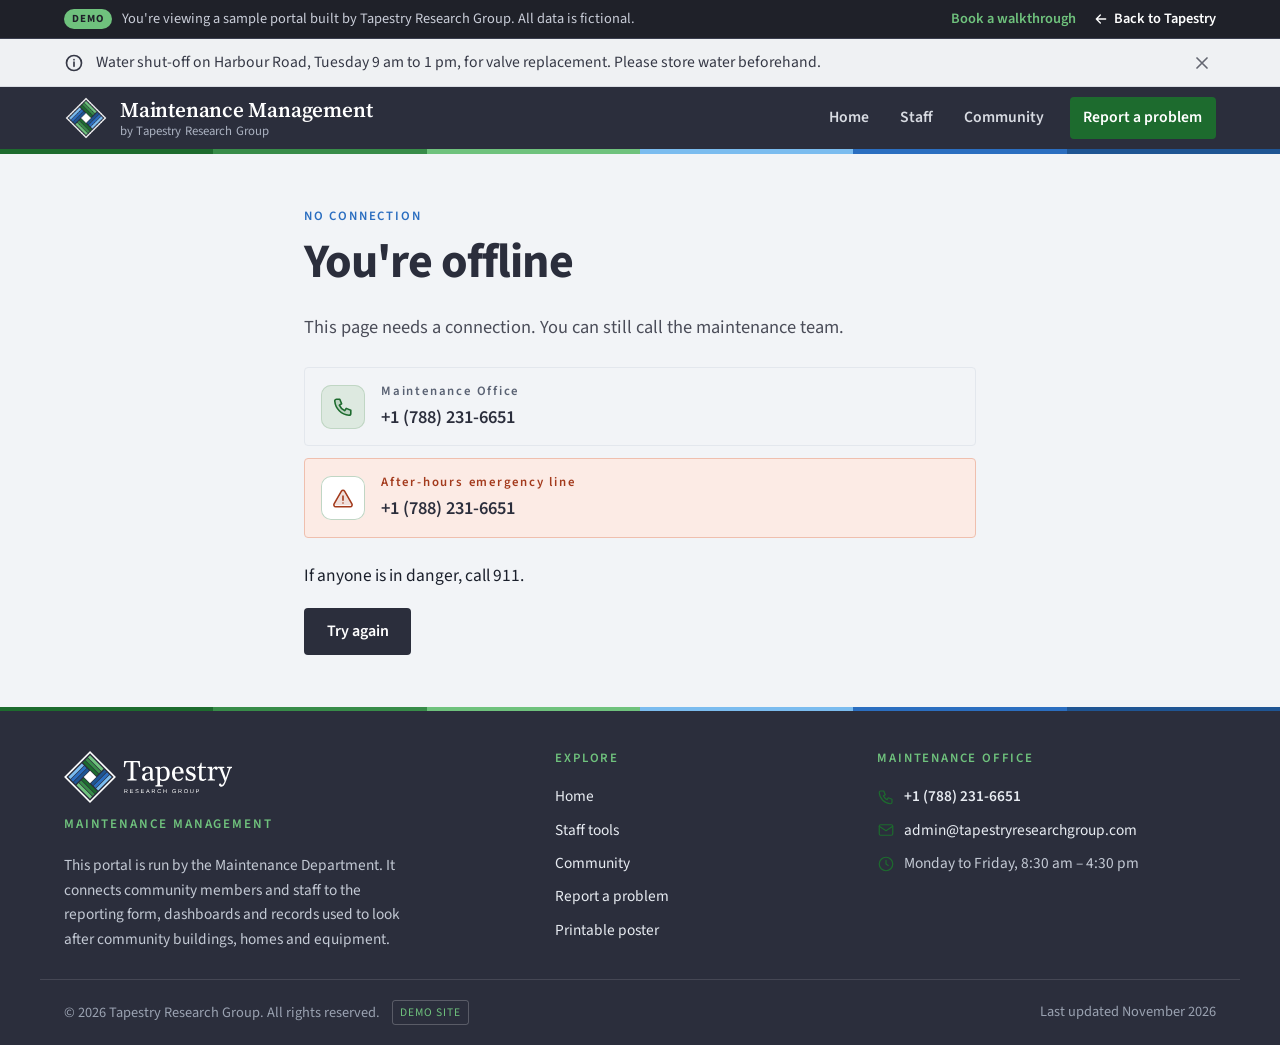
<file: offline.html>
<!DOCTYPE html>
<html lang="en-CA">
<head>
  <meta charset="utf-8">
  <meta name="viewport" content="width=device-width, initial-scale=1">
  <title>You're offline | Tapestry Maintenance Management</title>
  <meta name="description" content="No connection.">
  <meta name="theme-color" content="#2b2e3c">
  <meta property="og:type" content="website">
  <meta property="og:title" content="You're offline | Tapestry Maintenance Management">
  <meta property="og:description" content="No connection.">
  <meta property="og:image" content="https://demo.tapestryresearchgroup.ca/images/og.png">
  <meta property="og:url" content="https://demo.tapestryresearchgroup.ca/offline.html">
  <meta name="twitter:card" content="summary_large_image">
  <link rel="preload" href="fonts/source-serif-4-latin-opsz-normal.woff2" as="font" type="font/woff2" crossorigin>
  <link rel="preload" href="fonts/source-sans-3-latin-wght-normal.woff2" as="font" type="font/woff2" crossorigin>
  <link rel="stylesheet" href="css/fonts.css?v=4">
  <link rel="icon" type="image/svg+xml" href="images/favicon.svg">
  <link rel="icon" type="image/png" sizes="32x32" href="images/favicon-32.png">
  <link rel="apple-touch-icon" href="images/apple-touch-icon.png">
  <link rel="manifest" href="manifest.webmanifest">
  <meta name="apple-mobile-web-app-capable" content="yes">
  <meta name="apple-mobile-web-app-title" content="Maintenance">
  <link rel="stylesheet" href="css/style.css?v=22">
  <script src="js/config.js?v=23"></script>
  <script src="js/brand.js?v=4"></script>
</head>
<body>
<a class="skip" href="#main">Skip to content</a>
<div id="notice" class="notice" role="status" hidden>
  <div class="wrap"><svg class="icon" viewBox="0 0 24 24" width="20" height="20" fill="none" stroke="currentColor" stroke-width="2" stroke-linecap="round" stroke-linejoin="round" aria-hidden="true"><circle cx="12" cy="12" r="9"/><path d="M12 11v5M12 8v.01"/></svg><span class="notice-text"></span><button class="notice-toggle" type="button" aria-expanded="false">More</button><a class="notice-more" href="#">More details</a><button class="notice-close" type="button" aria-label="Close notice"><svg class="icon" viewBox="0 0 24 24" width="18" height="18" fill="none" stroke="currentColor" stroke-width="2" stroke-linecap="round" stroke-linejoin="round" aria-hidden="true"><path d="M6 6l12 12M18 6L6 18"/></svg></button></div>
</div>
<header class="site-header">
  <div class="header-inner">
    <a class="brand" href="index.html" aria-label="Maintenance Management home"><img class="brand-mark" src="images/logo-reverse.png" alt="" width="44" height="44"><span class="brand-name"><strong data-site="siteName">Maintenance Management</strong><small data-site="byline">by Tapestry Research Group</small></span></a>
    <nav class="nav" id="site-nav" aria-label="Main">
      <a href="index.html">Home</a><a href="staff.html">Staff</a><a href="community.html">Community</a>
      <a class="nav-report" href="community.html">Report a problem</a>
    </nav>
    <button class="nav-toggle" aria-controls="site-nav" aria-expanded="false"><svg class="icon" viewBox="0 0 24 24" width="20" height="20" fill="none" stroke="currentColor" stroke-width="2" stroke-linecap="round" stroke-linejoin="round" aria-hidden="true"><path d="M4 7h16M4 12h16M4 17h16"/></svg>Menu</button>
  </div>
</header>
<main id="main">
<section class="section">
  <div class="wrap narrow">
    <p class="kicker">No connection</p>
    <h1>You're offline</h1>
    <p class="lead-plain">This page needs a connection. You can still call the maintenance team.</p>
    <div class="contact-list offline-calls">
      <a class="call" href="#" data-tel="officePhone"><span class="badge"><svg class="icon duo" viewBox="0 0 24 24" width="22" height="22" fill="none" stroke="currentColor" stroke-width="1.75" stroke-linecap="round" stroke-linejoin="round" aria-hidden="true"><g class="duo-fill" fill="currentColor" stroke="none"><path d="M5 3.5h3.5l2 5-2.5 1.5a11 11 0 0 0 6 6l1.5-2.5 5 2V19a2 2 0 0 1-2 2A17 17 0 0 1 3 5.5a2 2 0 0 1 2-2z"/></g><path d="M5 3.5h3.5l2 5-2.5 1.5a11 11 0 0 0 6 6l1.5-2.5 5 2V19a2 2 0 0 1-2 2A17 17 0 0 1 3 5.5a2 2 0 0 1 2-2z"/></svg></span><span><small data-site="officeLabel">Maintenance Office</small><b class="tel-num">000-000-0000</b></span></a>
      <a class="call urgent" href="#" data-tel="emergencyPhone"><span class="badge"><svg class="icon duo" viewBox="0 0 24 24" width="22" height="22" fill="none" stroke="currentColor" stroke-width="1.75" stroke-linecap="round" stroke-linejoin="round" aria-hidden="true"><g class="duo-fill" fill="currentColor" stroke="none"><path d="M12 3.5L21.5 20h-19z"/></g><path d="M10.3 4.5a2 2 0 0 1 3.4 0l8 14A2 2 0 0 1 20 21.5H4a2 2 0 0 1-1.7-3z"/><path d="M12 10v4.5M12 17.5v.01"/></svg></span><span><small>After-hours emergency line</small><b class="tel-num">000-000-0000</b></span></a>
    </div>
    <p>If anyone is in danger, call 911.</p>
    <a class="btn" href="index.html">Try again</a>
  </div>
</section>
</main>
<footer class="site-footer">
  <div class="wrap footer-grid">
    <div class="footer-about">
      <div class="footer-brand"><img class="footer-lockup" data-lockup="dark" src="images/logo-lockup-reverse.svg" alt="Tapestry Research Group" width="180" height="54"><span class="footer-site" data-site="siteName">Maintenance Management</span></div>
      <p data-site="about">About this portal.</p>
    </div>
    <nav class="footer-nav" aria-label="Footer">
      <h2>Explore</h2>
      <a href="index.html">Home</a>
      <a href="staff.html">Staff tools</a>
      <a href="community.html">Community</a>
      <a href="community.html">Report a problem</a>
      <a href="poster.html">Printable poster</a>
    </nav>
    <div class="footer-contact">
      <h2 data-site="officeLabel">Maintenance Office</h2>
      <a href="#" data-tel="officePhone"><svg class="icon" viewBox="0 0 24 24" width="20" height="20" fill="none" stroke="currentColor" stroke-width="1.6" stroke-linecap="round" stroke-linejoin="round" aria-hidden="true"><path d="M5 4h4l2 5-2.5 1.5a11 11 0 0 0 5 5L15 13l5 2v4a2 2 0 0 1-2 2A16 16 0 0 1 3 6a2 2 0 0 1 2-2z"/></svg><span class="tel-num">000-000-0000</span></a>
      <a href="#" data-mail="officeEmail"><svg class="icon" viewBox="0 0 24 24" width="20" height="20" fill="none" stroke="currentColor" stroke-width="1.6" stroke-linecap="round" stroke-linejoin="round" aria-hidden="true"><rect x="3" y="5" width="18" height="14" rx="2"/><path d="M3 7l9 6 9-6"/></svg><span class="mail-text">maintenance@example.org</span></a>
      <span class="row"><svg class="icon" viewBox="0 0 24 24" width="20" height="20" fill="none" stroke="currentColor" stroke-width="1.6" stroke-linecap="round" stroke-linejoin="round" aria-hidden="true"><circle cx="12" cy="12" r="9"/><path d="M12 7v5l3 2"/></svg><span data-site="officeHours">Office hours</span></span>
    </div>
  </div>
  <div class="wrap footer-base">
    <span>&copy; <span data-year>2026</span> <span data-site="nation">Tapestry Research Group</span>. All rights reserved.</span>
    <span>Last updated <span data-site="lastUpdated">2026</span></span>
  </div>
</footer>
<script src="js/main.js?v=14"></script>
</body>
</html>
</file>
<file: css/fonts.css>
/* Self-hosted fonts (SIL Open Font License 1.1), matching the Tapestry Research Group site.
   Latin-ext files load only when a page uses those characters. */
@font-face{font-family:"Source Serif 4";font-style:normal;font-display:swap;font-weight:200 900;src:url("../fonts/source-serif-4-latin-ext-opsz-normal.woff2") format("woff2-variations"),url("../fonts/source-serif-4-latin-ext-opsz-normal.woff2") format("woff2");unicode-range:U+0100-02BA,U+02BD-02C5,U+02C7-02CC,U+02CE-02D7,U+02DD-02FF,U+0304,U+0308,U+0329,U+1D00-1DBF,U+1E00-1E9F,U+1EF2-1EFF,U+2020,U+20A0-20AB,U+20AD-20C4,U+2113,U+2C60-2C7F,U+A720-A7FF;}
@font-face{font-family:"Source Serif 4";font-style:normal;font-display:swap;font-weight:200 900;src:url("../fonts/source-serif-4-latin-opsz-normal.woff2") format("woff2-variations"),url("../fonts/source-serif-4-latin-opsz-normal.woff2") format("woff2");unicode-range:U+0000-00FF,U+0131,U+0152-0153,U+02BB-02BC,U+02C6,U+02DA,U+02DC,U+0304,U+0308,U+0329,U+2000-206F,U+20AC,U+2122,U+2191,U+2193,U+2212,U+2215,U+FEFF,U+FFFD;}
@font-face{font-family:"Source Sans 3";font-style:normal;font-display:swap;font-weight:200 900;src:url("../fonts/source-sans-3-latin-ext-wght-normal.woff2") format("woff2-variations"),url("../fonts/source-sans-3-latin-ext-wght-normal.woff2") format("woff2");unicode-range:U+0100-02BA,U+02BD-02C5,U+02C7-02CC,U+02CE-02D7,U+02DD-02FF,U+0304,U+0308,U+0329,U+1D00-1DBF,U+1E00-1E9F,U+1EF2-1EFF,U+2020,U+20A0-20AB,U+20AD-20C4,U+2113,U+2C60-2C7F,U+A720-A7FF;}
@font-face{font-family:"Source Sans 3";font-style:normal;font-display:swap;font-weight:200 900;src:url("../fonts/source-sans-3-latin-wght-normal.woff2") format("woff2-variations"),url("../fonts/source-sans-3-latin-wght-normal.woff2") format("woff2");unicode-range:U+0000-00FF,U+0131,U+0152-0153,U+02BB-02BC,U+02C6,U+02DA,U+02DC,U+0304,U+0308,U+0329,U+2000-206F,U+20AC,U+2122,U+2191,U+2193,U+2212,U+2215,U+FEFF,U+FFFD;}
</file>
<file: css/style.css>
/* Maintenance Management portal
   Palette: Tapestry slate + logo green, with logo blue for small labels and a striped bar in the logo colours. Set brand.primary and brand.accent in js/config.js to change it. */
:root{
  --navy:#2b2e3c; --navy-2:#383b48; --navy-soft:#4b4d59;
  /* Brand colours. These defaults are overwritten by brand.accent and brand.primary in js/config.js */
  --navy-hover:#404350;
  --green:#6fc27d; --green-deep:#2f7a3e; --green-hover:#5bb06a; --green-ink:#1d6b2e;
  --green-tint:#e4f3e7; --green-mist:#f3faf4; --green-line:#cde9d3; --green-light:#a9dcb3; --green-glow:rgba(47,122,62,.35);
  --warm:#2b6ec0; --warm-light:#9ccaf2;
  --weave:linear-gradient(90deg,#1d6b2e 0 16.67%,#388c49 16.67% 33.33%,#6fc27d 33.33% 50%,#7bbcef 50% 66.67%,#2b6ec0 66.67% 83.33%,#1f5593 83.33% 100%);
  --bg:#f5f6f8; --surface:#ffffff; --ink:#1a1f2b; --muted:#5a6273; --line:#e3e7ed; --line-2:#d2d8e1;
  --info:#363946; --info-bg:#eff1f3; --info-line:#d9dce2;
  --amber:#8a5a00; --amber-bg:#fff4dc; --amber-line:#f0d08a;
  --red:#a33a1c; --red-bg:#fcebe5; --red-line:#efbfae;
  --head:"Source Serif 4",Georgia,"Times New Roman",serif;
  --body:"Source Sans 3",system-ui,-apple-system,"Segoe UI",sans-serif;
  --mono:"Source Sans 3",system-ui,sans-serif;
  --r:14px; --r-sm:8px;
  --shadow:0 1px 2px rgba(27,30,39,.04),0 6px 20px rgba(27,30,39,.06);
  --shadow-lift:0 2px 6px rgba(27,30,39,.06),0 18px 40px rgba(27,30,39,.12);
}
*,*::before,*::after{box-sizing:border-box}
html{scroll-behavior:smooth;scroll-padding-top:5.5rem}
body{min-height:100vh;display:flex;flex-direction:column;margin:0;background:var(--bg);color:var(--ink);font:400 1.0625rem/1.65 var(--body);-webkit-font-smoothing:antialiased}
h1,h2,h3{font-family:var(--head);line-height:1.15;margin:0 0 .5em;font-weight:700;color:var(--navy);letter-spacing:-.02em}
h1{font-size:clamp(2rem,4vw,3rem);font-weight:800;letter-spacing:-.03em}
h2{font-size:clamp(1.55rem,2.8vw,2rem)}
h3{font-size:1.2rem;letter-spacing:-.01em}
p{margin:0 0 1em;max-width:66ch}
a{color:var(--green-deep);text-underline-offset:3px}
img{max-width:100%;display:block}
:focus-visible{outline:3px solid var(--green);outline-offset:3px;border-radius:4px}
.icon{flex:none;display:inline-block;vertical-align:middle}
.skip{position:absolute;left:-999px;top:0;background:var(--navy);color:#fff;padding:.6rem 1rem;z-index:60;border-radius:0 0 6px 0}
.skip:focus{left:0}
[hidden]{display:none!important}

/* Duotone icons: soft tint behind the line work */
.duo .duo-fill{opacity:.16}
.btn .duo .duo-fill,.tool-panel:hover .duo .duo-fill{opacity:.2}

/* Logo placeholder (swapped for the real logo when config.logo is set) */
.logo-slot{display:grid;place-items:center;width:58px;height:46px;flex:none;border:1.5px dashed #a8b1bf;border-radius:10px;background:repeating-linear-gradient(135deg,#f1f3f7 0 6px,#fff 6px 12px);color:var(--muted);font:700 .56rem/1.1 var(--body);text-transform:uppercase;letter-spacing:.04em;text-align:center}
.logo-slot.sm{width:54px;height:42px;border-color:rgba(255,255,255,.35);background:rgba(255,255,255,.06);color:#c3c9d4}
.logo-img{height:46px;width:auto;max-width:120px;flex:none;object-fit:contain}
.logo-img.sm{height:42px;background:#fff;border-radius:10px;padding:3px}

/* Notice banner */
.notice{font-size:.98rem;border-bottom:1px solid}
.notice .wrap{display:flex;align-items:center;gap:.75rem;padding-top:.6rem;padding-bottom:.6rem}
.notice .icon{width:20px;height:20px}
.notice-text{flex:1}
.notice-more{font-weight:600;white-space:nowrap;color:inherit}
.notice-close{background:none;border:0;color:inherit;cursor:pointer;padding:.25rem;border-radius:6px;display:grid;place-items:center;opacity:.75}
.notice-close:hover{opacity:1;background:rgba(0,0,0,.06)}
.notice-info{background:var(--info-bg);color:var(--info);border-color:var(--info-line)}
.notice-warning{background:var(--amber-bg);color:var(--amber);border-color:var(--amber-line)}
.notice-alert{background:var(--red-bg);color:var(--red);border-color:var(--red-line)}

/* Header */
.site-header{background:rgba(255,255,255,.97);backdrop-filter:saturate(1.4) blur(8px);position:sticky;top:0;z-index:30;border-bottom:1px solid var(--line)}
.header-inner{max-width:1200px;margin:0 auto;padding:.6rem 1.5rem;display:grid;grid-template-columns:auto 1fr;column-gap:1rem;align-items:center}
.brand{display:flex;align-items:center;gap:.75rem;color:var(--navy);text-decoration:none;line-height:1.15}

.brand-text{display:flex;flex-direction:column}
.brand-text strong{font-family:var(--head);font-weight:800;font-size:1.12rem;letter-spacing:-.01em}
.brand-text small{font-size:.86rem;color:var(--muted);font-weight:500}
.nav{display:flex;gap:.25rem;justify-content:flex-end;align-items:center}
.nav a{white-space:nowrap;color:var(--navy-soft);text-decoration:none;padding:.5rem .85rem;border-radius:var(--r-sm);font-weight:600;font-size:.98rem}
.nav a:hover{background:var(--bg);color:var(--navy)}
.nav a[aria-current="page"]{color:var(--navy);background:var(--green-mist);box-shadow:inset 0 0 0 1px var(--green-line)}
.nav .nav-report{background:var(--navy);color:#fff;margin-left:.5rem;box-shadow:none}
.nav .nav-report:hover{background:var(--navy-hover);color:#fff}
.nav-toggle{display:none;justify-self:end;align-items:center;gap:.4rem;background:#fff;border:1px solid var(--line-2);color:var(--navy);padding:.45rem .8rem;border-radius:var(--r-sm);font:inherit;font-weight:600;cursor:pointer}
.nav-toggle .icon{width:20px;height:20px}

/* Layout */
main{flex:1;display:flex;flex-direction:column}
.wrap{max-width:1200px;width:100%;margin:0 auto;padding:0 1.5rem}
.section{padding:3.25rem 0}
.section.tight{padding-top:2rem}
.surface{background:var(--surface);border-top:1px solid var(--line);border-bottom:1px solid var(--line)}
.section-head{margin-bottom:1.5rem;max-width:44rem}
.section-head h2{margin-bottom:.3em}
.section-head p:last-child{color:var(--muted);font-size:1.05rem;margin:0}
.kicker{display:inline-block;margin:0 0 .6rem;font-size:.82rem;font-weight:700;letter-spacing:.08em;text-transform:uppercase;color:var(--green-deep)}

/* Buttons */
.btn{display:inline-flex;align-items:center;justify-content:center;gap:.55rem;background:var(--navy);color:#fff;padding:.8rem 1.35rem;border-radius:var(--r-sm);text-decoration:none;font:600 1rem/1.2 var(--body);border:1px solid transparent;cursor:pointer;position:relative;transition:background .15s,transform .15s,box-shadow .15s}
.btn:hover{background:var(--navy-hover);transform:translateY(-1px)}
.btn .icon{width:20px;height:20px}
.btn-green{background:var(--green-deep)}
.btn-green:hover{background:var(--green-hover)}
.btn-outline{background:#fff;color:var(--navy);border-color:var(--line-2)}
.btn-outline:hover{background:var(--bg);border-color:var(--navy-soft)}
.btn-lg{padding:1rem 1.6rem;font-size:1.06rem}

/* "Link coming soon" note for placeholder links */
.soon{position:absolute;left:50%;bottom:calc(100% + 8px);transform:translateX(-50%);white-space:nowrap;background:var(--navy);color:#fff;font:600 .82rem/1.2 var(--body);padding:.4rem .7rem;border-radius:6px;pointer-events:none;z-index:5}
a:has(.soon){position:relative}

/* Home hero: split layout */
.hero{background:var(--surface);border-bottom:1px solid var(--line)}
.hero-grid{display:grid;grid-template-columns:1.1fr 1fr;gap:2.75rem;align-items:center;padding-top:2.5rem;padding-bottom:2.5rem}
.greeting{font-family:var(--head);font-weight:600;font-size:1.05rem;color:var(--green-deep);margin:0 0 .35rem}
.hero .lead{font-size:1.15rem;line-height:1.6;color:var(--navy-soft);margin:0 0 1.5rem;max-width:34em}
.hero h1 .accent{display:block;color:var(--green-deep)}
.hero-actions{display:flex;flex-wrap:wrap;gap:.75rem}
.hero-meta{display:flex;flex-wrap:wrap;gap:.6rem 1.25rem;margin:1.5rem 0 0;padding:1.25rem 0 0;border-top:1px solid var(--line);list-style:none;color:var(--navy-soft);font-size:.93rem;font-weight:500}
.hero-meta li{display:flex;align-items:center;gap:.5rem}
.mi{display:grid;place-items:center;width:32px;height:32px;border-radius:9px;background:var(--green-mist);color:var(--green-deep);box-shadow:inset 0 0 0 1px var(--green-line)}
.hero-photo{position:relative;aspect-ratio:4/3;border-radius:20px;overflow:hidden;background:var(--navy);box-shadow:var(--shadow-lift)}
.hero-photo .slide{position:absolute;inset:0;width:100%;height:100%;object-fit:cover;opacity:0;transform:scale(1.04);transition:opacity 1.6s ease-in-out,transform 8s linear}
.hero-photo .slide.active{opacity:1;transform:scale(1)}
.hero-photo::after{content:"";position:absolute;inset:auto 0 0 0;height:45%;background:linear-gradient(to top,rgba(27,30,39,.55),transparent);pointer-events:none}
.photo-tag{position:absolute;left:1rem;bottom:1rem;z-index:2;display:inline-flex;align-items:center;gap:.4rem;background:rgba(255,255,255,.94);color:var(--navy);font-size:.85rem;font-weight:600;padding:.4rem .75rem;border-radius:999px}
.photo-tag .icon{width:16px;height:16px;color:var(--green-deep)}

/* Safety tip strip */
.tipbar{background:var(--navy);color:#e8ecf2}
.tipbar .wrap{display:flex;align-items:center;gap:1rem;padding-top:.7rem;padding-bottom:.7rem}
.ticker-label{flex:none;display:inline-flex;align-items:center;gap:.4rem;font-size:.8rem;font-weight:700;letter-spacing:.08em;text-transform:uppercase;color:var(--green-light)}
.ticker-label .icon{width:17px;height:17px}
.ticker-text{font-weight:500;transition:opacity .4s,transform .4s}
.ticker-text.out{opacity:0;transform:translateY(5px)}
.tipcard{display:flex;align-items:center;gap:1rem;padding:.85rem 1.2rem;background:var(--navy);color:#e8ecf2;border-radius:var(--r);margin:0 0 1.25rem}

/* Inner page header (light, with a framed photo) */
.page-head{background:var(--surface);border-bottom:1px solid var(--line)}
.page-head .wrap{display:grid;grid-template-columns:1.4fr .8fr;gap:2.5rem;align-items:center;padding-top:1.75rem;padding-bottom:1.75rem}
.crumbs{display:flex;gap:.4rem;align-items:center;font-size:.9rem;color:var(--muted);margin:0 0 .6rem;padding:0;list-style:none}
.crumbs a{color:var(--muted);text-decoration:none}
.crumbs a:hover{color:var(--navy);text-decoration:underline}
.crumbs li+li::before{content:"/";margin-right:.4rem;color:var(--line-2)}
.page-head h1{margin-bottom:.35em}
.page-head .lead{font-size:1.15rem;color:var(--navy-soft);margin:0}
.page-photo{border-radius:16px;overflow:hidden;aspect-ratio:16/9;box-shadow:var(--shadow)}
.page-photo img{width:100%;height:100%;object-fit:cover}

/* Home: door cards with photos */
.door-grid{display:grid;grid-template-columns:repeat(2,1fr);gap:1.25rem}
.door{display:flex;flex-direction:column;background:var(--surface);border:1px solid var(--line);border-radius:var(--r);overflow:hidden;text-decoration:none;color:var(--ink);box-shadow:var(--shadow);transition:transform .2s,box-shadow .2s,border-color .2s}
.door:hover{transform:translateY(-4px);box-shadow:var(--shadow-lift);border-color:var(--line-2)}
.door-photo{position:relative;aspect-ratio:12/5;overflow:hidden;background:var(--navy)}
.door-photo img{width:100%;height:100%;object-fit:cover;transition:transform .6s ease}
.door:hover .door-photo img{transform:scale(1.04)}
.door-photo .pill{position:absolute;top:1rem;left:1rem}
.door-body{display:flex;flex-direction:column;flex:1;padding:1.25rem 1.5rem 1.25rem}
.door h3{font-size:1.35rem;margin-bottom:.3rem}
.door p{color:var(--navy-soft);margin-bottom:1rem}
.door-cta{margin-top:auto;display:flex;align-items:center;justify-content:space-between;padding-top:.9rem;border-top:1px solid var(--line);font-weight:600;color:var(--navy)}
.door-cta .arrow{display:grid;place-items:center;width:38px;height:38px;border-radius:50%;background:var(--green-mist);color:var(--green-deep);transition:background .2s,color .2s,transform .2s}
.door:hover .door-cta .arrow{background:var(--navy);color:#fff;transform:translateX(3px)}
.pill{display:inline-flex;align-items:center;gap:.35rem;font-size:.8rem;font-weight:700;padding:.35rem .7rem;border-radius:999px;background:#fff;color:var(--green-deep);box-shadow:0 2px 8px rgba(27,30,39,.15)}
.pill.locked{color:var(--navy)}
.pill .icon{width:15px;height:15px}

/* Contact panel */
.contact-panel{display:grid;grid-template-columns:1.1fr 1fr;gap:2rem;align-items:center;background:var(--surface);border:1px solid var(--line);border-radius:var(--r);padding:1.75rem 2rem;box-shadow:var(--shadow)}
.contact-panel h2{margin-bottom:.35rem}
.contact-panel p{color:var(--navy-soft);margin:0 0 1.1rem}
.contact-list{display:grid;gap:.75rem}
.call{display:flex;align-items:center;gap:1rem;padding:.8rem 1rem;border-radius:12px;border:1px solid var(--line);background:var(--bg);color:var(--navy);text-decoration:none;transition:border-color .15s,background .15s}
.call:hover{border-color:var(--line-2);background:#fff}
.call .badge{display:grid;place-items:center;width:44px;height:44px;border-radius:10px;background:var(--green-tint);color:var(--green-deep);flex:none}
.call .badge{box-shadow:inset 0 0 0 1px var(--green-line)}
.call small{display:block;font-size:.85rem;font-weight:600;color:var(--muted)}
.call b{font-family:var(--head);font-size:1.2rem;font-weight:700;letter-spacing:-.01em}
.call.urgent{background:var(--red-bg);border-color:var(--red-line)}
.call.urgent .badge{background:#fff;color:var(--red)}
.call.urgent small{color:var(--red)}

/* Staff: service tool cards with view tabs */
.signin-note{display:flex;gap:.8rem;align-items:flex-start;padding:.85rem 1.1rem;background:var(--surface);border:1px solid var(--line);border-radius:var(--r-sm);color:var(--navy-soft);margin:0 0 1.25rem;max-width:none}
.signin-note .icon{color:var(--green-deep);margin-top:.2rem;width:20px;height:20px}
.jump{display:flex;flex-wrap:wrap;gap:.5rem;margin-bottom:1.25rem}
.jump a{padding:.45rem .95rem;border:1px solid var(--line-2);border-radius:999px;background:#fff;color:var(--navy);text-decoration:none;font-weight:600;font-size:.95rem}
.jump a:hover{border-color:var(--navy-soft)}
.tool-grid{display:grid;grid-template-columns:repeat(2,1fr);gap:1.25rem}
.tool-card{display:flex;flex-direction:column;background:var(--surface);border:1px solid var(--line);border-radius:var(--r);box-shadow:var(--shadow);overflow:hidden}
.tool-head{position:relative;display:grid;grid-template-columns:auto 1fr;gap:1rem;align-items:start;padding:1.35rem 1.4rem 1rem}
.tool-head h3{font-size:1.2rem;margin-bottom:.25rem;padding-right:2.5rem}
.svc-icon{display:grid;place-items:center;width:52px;height:52px;border-radius:14px;background:linear-gradient(145deg,var(--green-mist),var(--green-tint));color:var(--green-deep);box-shadow:inset 0 0 0 1px var(--green-line),0 4px 10px -4px var(--green-glow)}
.tool-head p{margin:0;color:var(--navy-soft);font-size:.98rem;line-height:1.5}
.lock{position:absolute;top:1.25rem;right:1.25rem;display:grid;place-items:center;width:34px;height:34px;border-radius:50%;background:var(--bg);border:1px solid var(--line);color:var(--navy-soft)}
.tool-tabs{display:flex;flex-wrap:wrap;gap:.35rem;padding:0 1.4rem 1rem}
.tool-tabs button{font:600 .9rem/1.2 var(--body);color:var(--navy-soft);background:#fff;border:1px solid var(--line-2);border-radius:999px;padding:.4rem .85rem;cursor:pointer}
.tool-tabs button:hover{border-color:var(--navy-soft)}
.tool-tabs button[aria-selected="true"]{background:var(--navy);border-color:var(--navy);color:#fff}
.tool-panel{display:flex;align-items:center;gap:1rem;margin-top:auto;padding:.95rem 1.4rem;background:var(--bg);border-top:1px solid var(--line);text-decoration:none;color:var(--navy);transition:background .15s}
.tool-panel:hover{background:var(--green-mist)}
.icon-badge{display:grid;place-items:center;width:46px;height:46px;border-radius:12px;background:#fff;border:1px solid var(--line);color:var(--navy);flex:none}
.tool-copy{flex:1}
.tool-copy strong{display:block;font-family:var(--head);font-size:1.05rem}
.tool-copy span{display:block;color:var(--muted);font-size:.96rem;line-height:1.45}
.go{display:grid;place-items:center;width:38px;height:38px;border-radius:50%;background:var(--navy);color:#fff;flex:none;transition:transform .15s}
.tool-panel:hover .go{transform:translateX(3px)}
.tool-tabs button:disabled,.tool-tabs button:disabled:hover{color:var(--muted);background:var(--bg);border-color:var(--line);opacity:.55;cursor:not-allowed}
.tool-panel.is-disabled{cursor:not-allowed;opacity:.5;filter:grayscale(1)}
.tool-panel.is-disabled:hover{background:var(--bg)}
.tool-panel.is-disabled:hover .go{transform:none}
.tool-panel.is-disabled .go{background:var(--muted)}
.tool-card.is-disabled .svc-icon{filter:grayscale(1);opacity:.6}

/* Community */
.report-panel{display:grid;grid-template-columns:1.3fr 1fr;gap:2rem;align-items:start}
.report-card{background:var(--surface);border:1px solid var(--line);border-radius:var(--r);padding:1.6rem 1.75rem;box-shadow:var(--shadow)}
.check{list-style:none;margin:0 0 1.4rem;padding:0;display:grid;gap:.55rem}
.check li{display:flex;gap:.7rem;align-items:flex-start}
.check .icon{color:var(--green-deep);margin-top:.1rem}
.urgent-box{background:var(--red-bg);border:1px solid var(--red-line);border-radius:var(--r);padding:1.5rem}
.urgent-box h3{color:var(--red);display:flex;align-items:center;gap:.5rem}
.urgent-box p{color:#5b3426;margin-bottom:1.1rem}
.urgent-box a{display:flex;align-items:center;gap:.6rem;font-weight:700;color:var(--red);text-decoration:none;font-size:1.05rem;padding:.35rem 0}
.urgent-box a:hover{text-decoration:underline}
.urgent-box .icon{width:20px;height:20px}
.steps{list-style:none;margin:0;padding:0;display:grid;grid-template-columns:repeat(4,1fr);gap:1.25rem;counter-reset:step}
.steps li{counter-increment:step;background:var(--bg);border:1px solid var(--line);border-radius:var(--r);padding:1.2rem 1.2rem}
.steps li::before{content:counter(step,decimal-leading-zero);display:block;font-family:var(--head);font-weight:800;font-size:1.35rem;color:var(--green-deep);margin-bottom:.35rem;letter-spacing:-.02em}
.steps h3{margin-bottom:.35rem;font-size:1.1rem}
.steps p{margin:0;font-size:.98rem;line-height:1.55;color:var(--navy-soft)}

/* Footer */
.site-footer{background:var(--navy);color:#c3c9d4;padding:2.75rem 0 1.25rem;font-size:.96rem}
.footer-grid{display:grid;grid-template-columns:1.6fr 1fr 1.2fr;gap:2.5rem;padding-bottom:1.75rem}
.footer-brand{display:flex;align-items:center;gap:.7rem;margin-bottom:1rem}

.footer-brand strong{font-family:var(--head);color:#fff;font-size:1.05rem;line-height:1.25}
.site-footer h2{font:700 .82rem/1.2 var(--body);letter-spacing:.08em;text-transform:uppercase;color:var(--green-light);margin:0 0 .9rem}
.site-footer p{margin:0;max-width:44ch;line-height:1.6}
.site-footer a{color:#e8ecf2;text-decoration:none}
.footer-nav a,.footer-contact a,.footer-contact span.row{display:flex;align-items:center;gap:.55rem;padding:.25rem 0}
.footer-contact .icon{width:18px;height:18px;color:var(--green)}
.site-footer a:hover{color:#fff;text-decoration:underline;text-decoration-color:var(--green)}
.footer-base{display:flex;flex-wrap:wrap;justify-content:space-between;gap:.5rem;border-top:1px solid rgba(255,255,255,.12);padding-top:1.25rem;font-size:.9rem;color:#9aa2b1}

/* Scroll reveal (added by main.js; content is visible without it) */
.reveal{opacity:0;transform:translateY(14px);transition:opacity .6s ease,transform .6s ease}
.reveal.in{opacity:1;transform:none}

/* Responsive */
@media (max-width:980px){
  .header-inner{grid-template-columns:1fr auto}
  .nav-toggle{display:inline-flex}
  .nav{display:none;grid-column:1/-1;flex-direction:column;align-items:stretch;padding-top:.75rem}
  .nav.open{display:flex}
  .nav .nav-report{margin:.4rem 0 0;text-align:center}
  .hero-grid,.page-head .wrap{grid-template-columns:1fr;gap:2rem}
  .hero-photo{aspect-ratio:16/9}
  .page-photo{display:none}
  .steps{grid-template-columns:repeat(2,1fr)}
  .contact-panel,.report-panel{grid-template-columns:1fr;gap:1.75rem}
  .tool-grid{grid-template-columns:1fr}
  .footer-grid{grid-template-columns:1fr 1fr}
  .footer-about{grid-column:1/-1}
}
@media (max-width:640px){
  .section{padding:3rem 0}
  .hero-grid{padding-top:2.25rem;padding-bottom:2.25rem}
  .hero-actions .btn{flex:1 1 100%}
  .door-grid,.steps,.footer-grid{grid-template-columns:1fr}
  .contact-panel,.report-card{padding:1.5rem}
  .tipbar .wrap,.tipcard{flex-direction:column;align-items:flex-start;gap:.35rem}
  .brand-text strong{font-size:1rem}
  .brand-text small{font-size:.8rem}
  .logo-slot{width:52px;height:40px}
  .notice .wrap{align-items:flex-start}
}
@media (prefers-reduced-motion:reduce){
  html{scroll-behavior:auto}
  .hero-photo .slide,.reveal,.door,.door-photo img,.btn,.ticker-text{transition:none}
  .reveal{opacity:1;transform:none}
}

/* Print: clean, ink-friendly pages (handy for posting the Community page) */
@media print{
  .site-header,.notice,.tipbar,.tipcard,.hero-photo,.page-photo,.door-photo,.site-footer,.nav-toggle,.btn{display:none!important}
  body{background:#fff;color:#000;font-size:11pt}
  .section,.hero-grid,.page-head .wrap{padding:1rem 0}
  .report-card,.urgent-box,.steps li,.door,.contact-panel{box-shadow:none;border:1px solid #999;break-inside:avoid}
  a[data-tel]::after{content:""}
  .reveal{opacity:1!important;transform:none!important}
}
.contact-section{padding-top:0}

/* Seasonal maintenance tips */
.season-grid{display:grid;grid-template-columns:repeat(4,1fr);gap:1rem}
.season{background:var(--surface);border:1px solid var(--line);border-radius:var(--r);padding:1.15rem 1.2rem 1.2rem;box-shadow:var(--shadow);position:relative}
.season header{display:flex;align-items:center;gap:.6rem;margin-bottom:.7rem}
.season h3{margin:0;font-size:1.08rem}
.season-icon{display:grid;place-items:center;width:40px;height:40px;border-radius:11px;background:var(--green-mist);color:var(--green-deep);box-shadow:inset 0 0 0 1px var(--green-line)}
.season ul{list-style:none;margin:0;padding:0;display:grid;gap:.45rem}
.season li{display:flex;gap:.45rem;align-items:flex-start;font-size:.95rem;line-height:1.45;color:var(--navy-soft)}
.season li .icon{color:var(--green-deep);margin-top:.2rem}
.season.now{border-color:var(--green);box-shadow:0 0 0 1px var(--green),var(--shadow-lift)}
.season.now .season-icon{background:var(--green-deep);color:#fff;box-shadow:none}
.season.now .season-icon .duo-fill{opacity:.25}
.now-tag{margin-left:auto;font-size:.72rem;font-weight:700;letter-spacing:.06em;text-transform:uppercase;color:var(--green-ink);background:var(--green-mist);border:1px solid var(--green-line);padding:.2rem .55rem;border-radius:999px;white-space:nowrap}

/* FAQ */
.faq-wrap{display:grid;grid-template-columns:.8fr 1.4fr;gap:2.5rem;align-items:start}
.faq-wrap .section-head{margin:0}
.faq-list{display:grid;gap:.6rem}
.faq-item{background:var(--surface);border:1px solid var(--line);border-radius:12px;overflow:hidden}
.faq-item[open]{border-color:var(--line-2);box-shadow:var(--shadow)}
.faq-item summary{list-style:none;cursor:pointer;display:flex;align-items:center;justify-content:space-between;gap:1rem;padding:.95rem 1.15rem;font-weight:600;color:var(--navy)}
.faq-item summary::-webkit-details-marker{display:none}
.faq-item summary:hover{background:var(--bg)}
.faq-sign{position:relative;width:22px;height:22px;border-radius:50%;background:var(--green-mist);flex:none}
.faq-sign::before,.faq-sign::after{content:"";position:absolute;left:50%;top:50%;width:10px;height:2px;margin:-1px 0 0 -5px;background:var(--green-deep);border-radius:2px;transition:transform .2s}
.faq-sign::after{transform:rotate(90deg)}
.faq-item[open] .faq-sign::after{transform:rotate(0)}
.faq-a{padding:0 1.15rem 1rem}
.faq-a p{margin:0;color:var(--navy-soft)}

/* Poster promo (Community page) */
.poster-promo{display:flex;align-items:center;gap:1rem;margin-top:1rem;padding:1rem 1.2rem;background:var(--surface);border:1px dashed var(--line-2);border-radius:12px;color:var(--navy-soft);text-decoration:none}
.poster-promo:hover{border-color:var(--green);background:var(--green-mist)}
.poster-promo strong{display:block;color:var(--navy);font-family:var(--head)}
.poster-promo .icon-badge{color:var(--green-deep)}

@media (max-width:980px){
  .season-grid{grid-template-columns:repeat(2,1fr)}
  .faq-wrap{grid-template-columns:1fr;gap:1.25rem}
}
@media (max-width:640px){ .season-grid{grid-template-columns:1fr} }
@media print{ .faq-item{break-inside:avoid} .faq-item .faq-a{display:block} .poster-promo{display:none} }

/* ---- Audit fixes (v8) ---- */
.sr-only{position:absolute!important;width:1px;height:1px;padding:0;margin:-1px;overflow:hidden;clip:rect(0,0,0,0);white-space:nowrap;border:0}
h1,h2,h3{text-wrap:balance}
p,li,.lead{text-wrap:pretty}

/* Notice: one line on phones with a More toggle */
.notice-toggle{display:none;background:none;border:0;padding:.1rem .2rem;font:600 .95rem var(--body);color:inherit;text-decoration:underline;text-underline-offset:3px;cursor:pointer}

/* Hero headline */
.hero-kicker{margin-bottom:.5rem}
.hero h1{font-size:clamp(2rem,3.6vw,2.9rem)}

/* Slideshow controls */
.slide-ctrl{position:absolute;right:1rem;bottom:1rem;z-index:3;display:flex;align-items:center;gap:.6rem;background:rgba(255,255,255,.94);padding:.35rem .6rem .35rem .4rem;border-radius:999px;box-shadow:0 2px 8px rgba(20,25,40,.18)}
.slide-pause,.ticker-pause{display:grid;place-items:center;width:28px;height:28px;border-radius:50%;border:0;cursor:pointer;flex:none}
.slide-pause{background:var(--navy);color:#fff}
.slide-dots{display:flex;gap:.35rem}
.slide-dots{gap:0}
.dot{position:relative;width:24px;height:24px;padding:0;border:0;background:none;cursor:pointer;flex:none}
.dot::before{content:"";position:absolute;left:50%;top:50%;width:8px;height:8px;margin:-4px 0 0 -4px;border-radius:999px;background:#b8c0cc;transition:width .25s,margin .25s,background .25s}
.dot[aria-current="true"]::before{width:18px;margin-left:-9px;background:var(--navy)}
.dot:focus-visible,.slide-pause:focus-visible{outline-offset:2px}
.ticker-pause{margin-left:auto;background:rgba(255,255,255,.1);color:#fff}
.ticker-pause:hover{background:rgba(255,255,255,.2)}
.ticker .ticker-text{flex:1}

/* Contact panel link */
.contact-panel .more{margin-top:0}

/* Offline page */
.wrap.narrow{max-width:720px}
.lead-plain{font-size:1.15rem;color:var(--navy-soft)}
.offline-calls{margin:1.5rem 0}

@media (max-width:980px){
  .hero-photo{aspect-ratio:auto;height:clamp(220px,42vw,360px)}
}
@media (max-width:640px){
  .notice-toggle{display:inline}
  .notice .wrap{align-items:center}
  .notice:not(.expanded) .notice-text{white-space:nowrap;overflow:hidden;text-overflow:ellipsis;min-width:0}
  .notice:not(.expanded) .notice-more{display:none}
  .notice.expanded .wrap{flex-wrap:wrap}
  .hero-photo{height:220px}
  .slide-ctrl{right:.75rem;bottom:.75rem}
  .photo-tag{left:.75rem;bottom:.75rem}
  /* Chips and tabs scroll sideways in one row instead of wrapping */
  .jump,.tool-tabs{flex-wrap:nowrap;overflow-x:auto;scrollbar-width:none;-webkit-overflow-scrolling:touch}
  .jump::-webkit-scrollbar,.tool-tabs::-webkit-scrollbar{display:none}
  .jump{margin-left:-1.5rem;margin-right:-1.5rem;padding:0 1.5rem}
  .jump a,.tool-tabs button{flex:none;white-space:nowrap}
  .tipbar .wrap.ticker{flex-direction:row;flex-wrap:wrap;align-items:center}
  .tipbar .ticker-text{flex-basis:100%;order:3}
  .tipcard{flex-direction:row!important;flex-wrap:wrap;align-items:center!important}
  .tipcard .ticker-text{flex-basis:100%;order:3}
}
@media print{ .slide-ctrl,.ticker-pause,.notice-toggle{display:none!important} }
.greeting{color:var(--navy-soft);font-weight:600}
.brand-text small{white-space:nowrap}
@media (max-width:640px){
  .hero h1{font-size:1.9rem}
  .hero-kicker span{display:block}
  .hero-kicker .sep{display:none}
}
.more{display:inline-flex;align-items:center;gap:.35rem;font-weight:600;color:var(--green-deep);text-decoration:none}
.more:hover{text-decoration:underline;text-underline-offset:3px}
.more .icon{width:18px;height:18px;transition:transform .15s}
.more:hover .icon{transform:translateX(3px)}
.contact-panel .kicker{color:var(--green-deep)}

/* ---- Typography v9 (label sizing) ---- */
h1,h2,h3{font-stretch:112%;font-weight:750;letter-spacing:-.015em}
h1{font-weight:800;letter-spacing:-.025em;line-height:1.04}
.hero h1{font-size:clamp(2.3rem,4.3vw,3.5rem)}
.page-head h1{font-size:clamp(2.2rem,4vw,3.1rem)}
h2{line-height:1.12}
h3{font-stretch:106%;letter-spacing:-.005em}
.brand-text strong,.footer-brand strong{font-stretch:112%;font-weight:750}
.kicker,.ticker-label,.site-footer h2,.now-tag,.pill,.p-scan-tag,.p-call small,.call small,.hero-meta li{font-family:var(--mono);letter-spacing:.02em}
.kicker,.site-footer h2,.ticker-label{font-weight:500;font-size:.8rem;letter-spacing:.08em}
.pill,.now-tag{font-weight:500}
.call small{font-weight:500;font-size:.8rem}
.hero-meta li{font-size:.88rem}
.call b,.tel-num,.mail-text,.footer-contact,.urgent-box a{font-variant-numeric:tabular-nums}
.call b{font-family:var(--mono);font-weight:500;font-size:1.15rem;letter-spacing:0}
.steps li::before{font-family:var(--mono);font-weight:500;font-size:1.05rem;letter-spacing:.04em}
.btn{font-family:var(--body);font-weight:600}
.tool-copy strong,.door-cta,.poster-promo strong{font-family:var(--body);font-weight:600}
.season h3{font-stretch:106%}

/* ---- Photo treatment: same frame everywhere, field-log captions ---- */
.hero-photo,.page-photo,.door-photo{isolation:isolate}
.page-photo{position:relative;margin:0}
.hero-photo::before,.page-photo::after{content:"";position:absolute;inset:0;border-radius:inherit;box-shadow:inset 0 0 0 1px rgba(255,255,255,.14);pointer-events:none;z-index:2}
.photo-cap{font-family:var(--mono);font-size:.78rem;font-weight:500;letter-spacing:.02em;color:var(--navy);gap:.55rem}
.photo-cap .cap-n{color:var(--green-deep);font-weight:500}
.page-photo .photo-cap{position:absolute;left:.8rem;bottom:.8rem;z-index:3;display:inline-flex;align-items:center;background:rgba(255,255,255,.94);padding:.35rem .7rem;border-radius:999px}
.page-photo::before{content:"";position:absolute;inset:auto 0 0 0;height:40%;background:linear-gradient(to top,rgba(20,28,45,.4),transparent);z-index:1;pointer-events:none}
.page-photo img{position:relative;z-index:0}
.hero h1{font-size:clamp(2.2rem,3.7vw,3.1rem);font-stretch:106%}
.hero-meta li{font-family:var(--body);letter-spacing:0;font-size:.93rem}
.hero h1{text-wrap:wrap}

/* ---- v10: fewer boxes, more structure ----
   Tighter corners, hairline borders instead of shadows, and some sections laid out on rules rather than in cards. */
:root{--r:6px;--r-sm:4px;--shadow:none;--shadow-lift:0 1px 0 var(--line-2)}
.hero-photo{border-radius:6px;box-shadow:none}
.page-photo{border-radius:6px;box-shadow:none}
.door,.tool-card,.report-card,.signin-note,.urgent-box,.call,.jump a,.tool-tabs button,.icon-badge,.svc-icon,.mi,.season-icon,.lock{border-radius:var(--r-sm)}
.svc-icon{box-shadow:inset 0 0 0 1px var(--green-line)}
.door{box-shadow:none}
.door:hover{transform:none;border-color:var(--navy-soft);box-shadow:none}
.door:hover .door-photo img{transform:scale(1.03)}
.tool-card{box-shadow:none}
.report-card{box-shadow:none}
.pill,.photo-cap,.slide-ctrl,.page-photo .photo-cap{border-radius:3px}
.slide-ctrl{box-shadow:none}

/* Seasonal tips: columns on hairline rules, no cards */
.season-grid{gap:0;border-top:1px solid var(--line-2);border-bottom:1px solid var(--line)}
.season{background:none;border:0;border-left:1px solid var(--line);border-radius:0;box-shadow:none;padding:1.25rem 1.4rem 1.4rem}
.season:first-child{border-left:0;padding-left:0}
.season.now{border-color:var(--line);box-shadow:none;background:linear-gradient(to bottom,var(--green-mist),transparent 70%)}
.season.now::before{content:"";position:absolute;left:0;right:0;top:-1px;height:3px;background:var(--green)}
.season.now:first-child{padding-left:1.4rem}

/* FAQ: plain rows divided by hairlines */
.faq-list{gap:0;border-top:1px solid var(--line-2)}
.faq-item{background:none;border:0;border-bottom:1px solid var(--line);border-radius:0}
.faq-item[open]{box-shadow:none;border-color:var(--line)}
.faq-item summary{padding:1.05rem 0}
.faq-item summary:hover{background:none;color:var(--green-deep)}
.faq-a{padding:0 2.5rem 1.15rem 0}
.faq-sign{border-radius:3px}

/* How-it-works steps: numbered columns on a rule */
.steps{gap:0;border-top:1px solid var(--line-2)}
.steps li{background:none;border:0;border-left:1px solid var(--line);border-radius:0;padding:1.25rem 1.4rem}
.steps li:first-child{border-left:0;padding-left:0}

/* Contact panel becomes a full-width band */
.contact-section{padding:0!important;background:var(--green-mist);border-top:1px solid var(--green-line);border-bottom:1px solid var(--green-line)}
.contact-section .wrap{padding-top:2.75rem;padding-bottom:2.75rem}
.contact-panel{background:none;border:0;border-radius:0;box-shadow:none;padding:0}
.contact-section .call{background:#fff}
.contact-section .call.urgent{background:var(--red-bg)}
.contact-section + .site-footer{margin-top:0}
main > section.contact-section:last-child{margin-bottom:0}

@media (max-width:980px){
  .season{border-left:0;border-top:1px solid var(--line);padding-left:0}
  .season-grid{border-top:0}
  .season:nth-child(even){padding-left:1.4rem;border-left:1px solid var(--line)}
  .season.now:first-child{padding-left:1.4rem}
  .steps li{border-left:0;border-top:1px solid var(--line);padding-left:0}
  .steps{border-top:0}
  .steps li:nth-child(even){border-left:1px solid var(--line);padding-left:1.4rem}
}
@media (max-width:640px){
  .season,.season:nth-child(even),.steps li,.steps li:nth-child(even){border-left:0;padding-left:0;padding-right:0}
  .season.now{padding-left:1rem!important;padding-right:1rem}
}

.demo-tag{display:inline-block;margin-left:.75rem;font-family:var(--mono);font-size:.72rem;letter-spacing:.06em;text-transform:uppercase;color:var(--green-light);border:1px solid rgba(255,255,255,.22);padding:.1rem .45rem;border-radius:3px;vertical-align:1px}
/* Round badge logo */
.logo-img{height:52px;width:52px;max-width:none;object-fit:contain;border-radius:50%}
.logo-img.sm{height:52px;width:52px;background:none;padding:0;border-radius:50%}
.brand{gap:.8rem}
@media (max-width:640px){.logo-img{height:44px;width:44px}}

/* ---- Full-bleed hero (matches the Hartley Bay site): photo slideshow behind, text over a navy wash ---- */
.hero-full{position:relative;isolation:isolate;min-height:min(80vh,660px);display:flex;flex-direction:column;background:var(--navy);color:#fff;overflow:hidden;border-bottom:4px solid var(--green)}
.hero-bg{position:absolute;inset:0;z-index:-1}
.hero-bg .slide{position:absolute;inset:0;width:100%;height:100%;object-fit:cover;opacity:0;transform:scale(1.05);transition:opacity 1.6s ease-in-out,transform 9s linear}
.hero-bg .slide.active{opacity:1;transform:scale(1)}
.hero-bg::after{content:"";position:absolute;inset:0;background:linear-gradient(90deg,rgba(28,30,40,.94) 0%,rgba(28,30,40,.8) 42%,rgba(28,30,40,.35) 100%),linear-gradient(to top,rgba(28,30,40,.85),transparent 45%)}
.hero-inner{flex:1;display:flex;flex-direction:column;justify-content:center;padding-top:4rem;padding-bottom:2.5rem}
.hero-full .greeting{color:var(--green-light);margin-bottom:.4rem}
.hero-full h1{color:#fff;font-size:clamp(2.5rem,5.2vw,4rem);line-height:1.02;max-width:12em;margin:0 0 .45em;text-wrap:balance;text-shadow:0 2px 24px rgba(14,15,20,.35)}
.hero-full h1 .accent{display:block;color:var(--green)}
.hero-full .lead{color:#dce3ec;font-size:1.18rem;line-height:1.6;max-width:36em;margin:0 0 1.9rem}
.btn-hero{background:var(--green);color:var(--ink)}
.btn-hero:hover{background:var(--green-light);color:var(--ink)}
.btn-ghost{background:transparent;color:#fff;border-color:rgba(255,255,255,.55)}
.btn-ghost:hover{background:rgba(255,255,255,.1);border-color:#fff}
.hero-foot{display:flex;align-items:center;justify-content:space-between;gap:1.5rem;padding-top:.9rem;padding-bottom:1rem;border-top:1px solid rgba(255,255,255,.16)}
.hero-full .ticker{display:flex;align-items:center;gap:.9rem;flex:1;min-width:0}
.hero-full .ticker-label{color:var(--green-light);white-space:nowrap}
.hero-full .ticker-text{color:#fff;flex:1;min-width:0}
.hero-full .slide-ctrl{position:static;flex:none;background:rgba(255,255,255,.1);border:1px solid rgba(255,255,255,.16);box-shadow:none}
.hero-full .slide-pause{background:#fff;color:var(--navy)}
.hero-full .dot::before{background:rgba(255,255,255,.45)}
.hero-full .dot[aria-current="true"]::before{background:#fff}
.hero-full .hero-cap{position:static;display:inline-flex;align-items:center;gap:.5rem;background:none;padding:0 .3rem 0 .4rem;color:#d3dbe6;white-space:nowrap}
.hero-full .hero-cap .cap-n{color:var(--green)}
@media (max-width:980px){ .hero-full{min-height:540px} }
@media (max-width:640px){
  .hero-full{min-height:0}
  .hero-inner{padding-top:3rem;padding-bottom:2rem}
  .hero-full h1{font-size:2.3rem}
  .hero-full .lead{font-size:1.05rem}
  .hero-full .hero-actions .btn{flex:1 1 100%}
  .hero-foot{flex-direction:column;align-items:stretch;gap:.8rem}
  .hero-full .ticker{flex-wrap:wrap;gap:.35rem .8rem}
  .hero-full .ticker-text{flex-basis:100%;order:3}
  .hero-full .slide-ctrl{align-self:flex-start}
  .hero-full .hero-cap{display:none}
}
@media print{ .hero-full{min-height:0;color:#000;background:none} .hero-bg,.hero-foot{display:none} .hero-full h1{color:#000;text-shadow:none} }

/* Tapestry logo is dark, so it sits on a white tile on the navy footer and poster */
.logo-img{border-radius:0}
.logo-img.sm{background:#fff;padding:5px;border-radius:6px}
.hero-foot{border-top:0;position:relative}
.hero-foot::before{content:"";position:absolute;left:1.5rem;right:1.5rem;top:0;height:1px;background:rgba(255,255,255,.16)}
/* Long email addresses wrap instead of pushing the page wider on phones */
.call > span:last-child{min-width:0}
.call b,.mail-text{overflow-wrap:anywhere}
.footer-contact a{min-width:0}

/* ---- Typography v11: Tapestry fonts (Source Serif 4 headings, Source Sans 3 text) ---- */
h1,h2,h3,.brand-text strong,.footer-brand strong,.season h3{font-stretch:normal;letter-spacing:-.01em}
h1,h2,h3{font-weight:600;font-optical-sizing:auto}
h1{font-weight:650;letter-spacing:-.02em;line-height:1.08}
.hero-full h1{font-weight:650;line-height:1.04}
.brand-text strong{font-weight:600;font-size:1.25rem;letter-spacing:0}
.footer-brand strong{font-weight:600}
body{font-size:1.09rem}
h1,.hero-full h1{font-weight:700}

/* ---- v12: match the Tapestry brand sheet — Source Serif 4 SemiBold headings, Source Sans 3 everywhere else ---- */
:root{--mono:"Source Sans 3",system-ui,sans-serif}
h1,h2,h3,.hero-full h1{font-weight:600}
.kicker,.ticker-label,.site-footer h2,.now-tag,.pill,.p-scan-tag,.p-call small,.call small{font-weight:600;letter-spacing:.14em}
.call b,.tel-num{font-family:var(--body);font-weight:600;letter-spacing:0;font-variant-numeric:tabular-nums lining-nums}
.steps li::before{font-family:var(--head);font-weight:600;font-size:1.35rem;letter-spacing:0}
.photo-cap,.demo-tag{font-family:var(--body);letter-spacing:.08em}
.hero-meta li{font-family:var(--body)}
/* the woven mark sits directly on the slate footer (reverse version), no white tile */
.logo-img{height:48px;width:48px;border-radius:0}
.logo-img.sm{background:none;padding:0;border-radius:0;height:46px;width:46px}

/* ---- v13: slate header with the white-bordered logo ---- */
.site-header{background:var(--navy);border-bottom:1px solid rgba(255,255,255,.08);backdrop-filter:none}
.brand{color:#fff}
.brand-text strong{color:#fff}
.brand-text small{color:#c7cad3}
.nav a{color:#d8dbe2}
.nav a:hover{background:rgba(255,255,255,.08);color:#fff}
.nav a[aria-current="page"]{color:#fff;background:rgba(255,255,255,.1);box-shadow:inset 0 0 0 1px rgba(255,255,255,.14)}
.nav .nav-report{background:var(--green);color:var(--ink)}
.nav .nav-report:hover{background:var(--green-light);color:var(--ink)}
.nav-toggle{background:transparent;color:#fff;border-color:rgba(255,255,255,.35)}
.site-header .logo-slot{border-color:rgba(255,255,255,.35);background:rgba(255,255,255,.06);color:#c7cad3}
@media (max-width:980px){ .nav{border-top:1px solid rgba(255,255,255,.1);margin-top:.6rem} }
/* ---- v14: slightly shorter hero ---- */
.hero-full{min-height:min(66vh,540px)}
.hero-inner{padding-top:3rem;padding-bottom:2rem}
@media (max-width:980px){ .hero-full{min-height:460px} }
@media (max-width:640px){ .hero-full{min-height:0} .hero-inner{padding-top:2.5rem;padding-bottom:1.75rem} }

/* ---- v15: one logo everywhere — the full Tapestry lockup, same artwork as the Survey123 header ---- */
.brand{gap:1rem;align-items:center}
.brand-lockup{height:52px;width:auto;display:block;flex:none}
.brand-divider{width:1px;height:30px;background:rgba(255,255,255,.28);flex:none}
.brand-site{font-family:var(--body);font-weight:600;font-size:.95rem;color:#d8dbe2;letter-spacing:.01em;white-space:nowrap}
.footer-brand{display:flex;flex-direction:column;align-items:flex-start;gap:.7rem;margin-bottom:1.1rem}
.footer-lockup{height:52px;width:auto;display:block}
.footer-site{font-family:var(--body);font-weight:600;font-size:.82rem;letter-spacing:.14em;text-transform:uppercase;color:var(--green-light)}
@media (max-width:640px){
  .brand{gap:.7rem}
  .brand-lockup{height:38px}
  .brand-divider{height:24px}
  .brand-site{font-size:.82rem;white-space:normal;line-height:1.2;max-width:7.5em}
}
@media (max-width:380px){ .brand-divider,.brand-site{display:none} }
/* ---- v16: larger header logo; site name in the poster's light green ---- */
.header-inner{padding-top:.55rem;padding-bottom:.55rem}
.brand-lockup{height:62px}
.brand-divider{height:36px}
.brand-site{color:var(--green-light);font-size:1rem}
@media (max-width:640px){ .brand-lockup{height:44px} .brand-divider{height:26px} .brand-site{font-size:.85rem} }
@media (max-width:440px){ .brand-divider,.brand-site{display:none} .brand-lockup{height:46px} }

/* v18 logo palette: blue labels and the woven colour bar (colours from the logo's stripes) */
.kicker,.contact-panel .kicker{color:var(--warm)}
.hero-full{border-bottom:0}
.hero-full::after{content:"";position:absolute;left:0;right:0;bottom:0;height:5px;background:var(--weave);z-index:3}
.hero-full .ticker-label{color:var(--warm-light)}
.site-footer{border-top:0;position:relative}
.site-footer::before{content:"";position:absolute;left:0;right:0;top:0;height:4px;background:var(--weave)}

/* Demo bar (demo mode only): links back to the Tapestry website */
.demo-bar{background:#1f2129;color:#c9cdd8;font-size:.9rem;line-height:1.3;border-bottom:1px solid #3a3e4e}
.demo-bar .wrap{display:flex;align-items:center;justify-content:space-between;gap:.5rem 1.25rem;flex-wrap:wrap;padding-top:.55rem;padding-bottom:.55rem}
.demo-bar-text{display:flex;align-items:center;gap:.6rem}
.demo-pill{flex:none;font-size:.68rem;font-weight:700;letter-spacing:.1em;text-transform:uppercase;background:var(--green,#6fc27d);color:#1f2129;padding:.2rem .5rem;border-radius:999px}
.demo-bar-links{display:flex;gap:1.1rem;white-space:nowrap}
.demo-bar a{text-decoration:none;font-weight:600;display:inline-flex;align-items:center;gap:.3rem}
.demo-walk{color:#6fc27d}
.demo-back{color:#fff}
.demo-bar a:hover{text-decoration:underline;text-underline-offset:3px}
@media (max-width:640px){.demo-bar-text span:last-child{display:none}.demo-bar .wrap{flex-wrap:nowrap}}
/* ---- v19: product look. The portal reads as a Tapestry product rather than a second Tapestry website:
   product name in the header, logo blue as the main colour (set by brand.accent in config.js),
   sans-serif headings, a contained photo banner with overlapping tiles. ---- */
:root{
  --bg:#f2f4f7;
  --wash-1:color-mix(in srgb,var(--green-deep) 95%,transparent);
  --wash-2:color-mix(in srgb,var(--green-deep) 80%,transparent);
}
h1,h2,h3{font-family:var(--body);font-weight:700;letter-spacing:-.015em}
h1{letter-spacing:-.02em}
.steps li::before{font-family:var(--body);font-weight:700}
.poster-promo strong{font-family:var(--body)}

/* Header: product name leads, the company sits underneath */
.site-header{border-bottom:0}
.site-header::after{content:"";position:absolute;left:0;right:0;bottom:-5px;height:5px;background:var(--weave);pointer-events:none}
.brand{gap:.75rem}
.brand-mark{width:44px;height:44px;flex:none;display:block}
.brand-name{display:flex;flex-direction:column;line-height:1.1;min-width:0}
.brand-name strong{font-family:var(--head);font-weight:600;font-size:1.32rem;color:#fff;letter-spacing:-.01em;white-space:nowrap}
.brand-name small{font-size:.8rem;color:#aab1c0;margin-top:3px;letter-spacing:.01em;white-space:nowrap}
.nav .nav-report{background:var(--green-deep);color:#fff}
.nav .nav-report:hover{background:var(--green-hover);color:#fff}
.demo-pill{background:#6fc27d}
@media (max-width:640px){
  .brand-mark{width:38px;height:38px}
  .brand-name strong{font-size:1.1rem}
  .brand-name small{font-size:.74rem}
}
@media (max-width:380px){ .brand-name small{display:none} }

/* Home: contained photo banner with tiles overlapping its bottom edge */
.home-top{padding:1.75rem 0 2.75rem}
.hero-banner{position:relative;isolation:isolate;display:flex;align-items:center;min-height:380px;border-radius:18px;overflow:hidden;background:var(--navy);color:#fff}
.hero-banner .hero-bg{position:absolute;inset:0;z-index:-1}
.hero-banner .hero-bg::after{content:"";position:absolute;inset:0;background:linear-gradient(90deg,rgba(10,18,34,.35) 0,transparent 55%),linear-gradient(90deg,var(--wash-1) 0,var(--wash-2) 38%,transparent 74%)}
.hero-copy{position:relative;padding:3rem 3.25rem 5.5rem;max-width:42rem}
.hero-banner .greeting{color:#fff;margin:0 0 .3rem}
.hero-banner .kicker{color:var(--green-light);margin-bottom:.7rem}
.hero-banner h1{color:#fff;font-size:clamp(2.1rem,4vw,2.9rem);line-height:1.06;margin:0 0 .45em;text-wrap:balance}
.hero-banner .lead{color:rgba(255,255,255,.9);font-size:1.15rem;line-height:1.5;margin:0;max-width:34em}
.hero-banner .photo-cap{position:absolute;right:1rem;top:1rem;z-index:2;display:inline-flex;align-items:center;gap:.45rem;background:rgba(255,255,255,.92);padding:.3rem .65rem;border-radius:999px;color:var(--navy)}
.hero-banner .photo-cap:empty{display:none}
.hero-tiles{position:relative;z-index:2;display:grid;grid-template-columns:repeat(3,1fr);gap:1rem;margin:-3.5rem 2.25rem 0}
.hero-tile{display:flex;flex-direction:column;background:#fff;border:1px solid var(--line);border-radius:12px;padding:1.4rem 1.4rem 1.25rem;text-decoration:none;color:var(--ink);box-shadow:0 14px 30px -14px rgba(26,31,43,.35);transition:transform .2s,box-shadow .2s}
.hero-tile:hover{transform:translateY(-3px);box-shadow:0 20px 36px -16px rgba(26,31,43,.45)}
.tile-ic{display:grid;place-items:center;width:46px;height:46px;border-radius:10px;background:var(--green-tint);color:var(--green-deep);flex:none}
.hero-tile h2{font-size:1.25rem;margin:.9rem 0 .2rem;color:var(--navy)}
.hero-tile p{color:var(--muted);font-size:1rem;margin:0 0 1rem}
.tile-go{margin-top:auto;display:inline-flex;align-items:center;gap:.4rem;font-weight:700;color:var(--green-deep)}
.tile-go .icon{transition:transform .15s}
.hero-tile:hover .tile-go .icon{transform:translateX(3px)}
.hero-tile.primary{background:var(--green-deep);border-color:transparent;color:#fff}
.hero-tile.primary .tile-ic{background:rgba(255,255,255,.16);color:#fff}
.hero-tile.primary h2,.hero-tile.primary .tile-go{color:#fff}
.hero-tile.primary p{color:rgba(255,255,255,.86)}
.tip-strip{display:flex;align-items:center;gap:1rem;margin-top:1.5rem;background:#fff;border:1px solid var(--line);border-radius:10px;padding:.75rem 1rem .75rem 1.1rem}
.tip-strip .ticker-label{color:var(--warm)}
.tip-strip .ticker-text{flex:1;min-width:0;color:var(--ink);font-weight:500}
.tip-strip .ticker-pause{margin-left:auto;background:var(--bg);color:var(--navy)}
.tip-strip .ticker-pause:hover{background:var(--line)}

/* Staff and Community: the same contained banner, shorter */
.page-head{background:none;border:0;padding-top:1.75rem}
.page-head .wrap{position:relative;isolation:isolate;display:flex;align-items:center;max-width:calc(1200px - 3rem);width:calc(100% - 3rem);min-height:240px;padding:2.75rem 3.25rem;border-radius:18px;overflow:hidden;background:var(--navy)}
.page-head .page-photo{position:absolute!important;inset:0;z-index:-1;display:block!important;margin:0;border-radius:0;aspect-ratio:auto}
.page-head .page-photo img{width:100%;height:100%;object-fit:cover}
.page-head .page-photo::before{inset:0;height:auto;background:linear-gradient(90deg,rgba(10,18,34,.35) 0,transparent 55%),linear-gradient(90deg,var(--wash-1) 0,var(--wash-2) 42%,transparent 82%)}
.page-head .page-photo::after{display:none}
.page-head .page-photo .photo-cap{left:auto;right:1rem;top:1rem;bottom:auto}
.page-head .kicker{color:var(--green-light)}
.page-head h1{color:#fff;margin-bottom:.3em}
.page-head .lead{color:rgba(255,255,255,.9);max-width:34em}

@media (max-width:980px){
  .hero-tiles{margin:-3rem 1.25rem 0}
}
@media (max-width:760px){
  .hero-tiles{grid-template-columns:1fr;margin:-2.5rem .75rem 0}
}
@media (max-width:640px){
  .home-top{padding:1rem 0 2rem}
  .hero-banner{min-height:0;border-radius:14px}
  .hero-copy{padding:2rem 1.5rem 4rem}
  .hero-banner .hero-bg::after{background:linear-gradient(90deg,var(--wash-1) 0,var(--wash-2) 60%,color-mix(in srgb,var(--green-deep) 45%,transparent) 100%)}
  .hero-banner .photo-cap{display:none}
  .page-head{padding-top:1rem}
  .page-head .wrap{width:calc(100% - 1.5rem);padding:2rem 1.5rem;min-height:0;border-radius:14px}
  .page-head .page-photo::before{background:linear-gradient(90deg,var(--wash-1) 0,var(--wash-2) 60%,color-mix(in srgb,var(--green-deep) 45%,transparent) 100%)}
  .page-head .page-photo .photo-cap{display:none}
  .tip-strip{flex-wrap:wrap;gap:.35rem .8rem}
  .tip-strip .ticker-text{flex-basis:100%;order:3}
}
@media print{
  .hero-banner,.page-head .wrap{background:none;color:#000;min-height:0}
  .hero-bg,.page-head .page-photo,.hero-tiles,.tip-strip{display:none!important}
  .hero-banner h1,.page-head h1{color:#000}
  .hero-banner .lead,.page-head .lead{color:#333}
}
@media (max-width:640px){
  .header-inner{column-gap:.6rem}
  .brand{gap:.6rem;min-width:0}
  .brand-mark{width:34px;height:34px}
  .brand-name strong{font-size:1rem;white-space:normal;line-height:1.1}
  .brand-name small{font-size:.7rem;white-space:normal}
  .nav-toggle{padding:.4rem .65rem}
}
/* ---- v20: three logo greens. Dark (accent) for actions, middle (brand.wash) over the photos, light (brand.light) for labels on dark ---- */
:root{
  --wash-1:color-mix(in srgb,var(--wash-base,var(--green-deep)) 95%,transparent);
  --wash-2:color-mix(in srgb,var(--wash-base,var(--green-deep)) 80%,transparent);
}
.hero-banner .kicker,.page-head .kicker{display:inline-block;background:var(--green-light);color:#10301a;padding:.28rem .7rem;border-radius:999px;font-size:.74rem;margin-bottom:.9rem}
.nav a[aria-current="page"]{box-shadow:inset 0 -3px 0 var(--green-light);background:rgba(255,255,255,.08)}
.tile-ic{background:var(--green-tint)}
.hero-tile:hover{border-color:var(--green-light)}
.hero-tile.primary:hover{border-color:transparent}
.tip-strip{border-left:4px solid var(--green-light)}
.tip-strip .ticker-label{color:var(--green-deep)}
.tip-strip .ticker-label .icon{color:var(--green-light)}
.site-footer h2,.footer-site{color:var(--green-light)}
@media (max-width:640px){
  .hero-banner .hero-bg::after,.page-head .page-photo::before{background:linear-gradient(90deg,var(--wash-1) 0,var(--wash-2) 60%,color-mix(in srgb,var(--wash-base,var(--green-deep)) 45%,transparent) 100%)}
}
</file>
